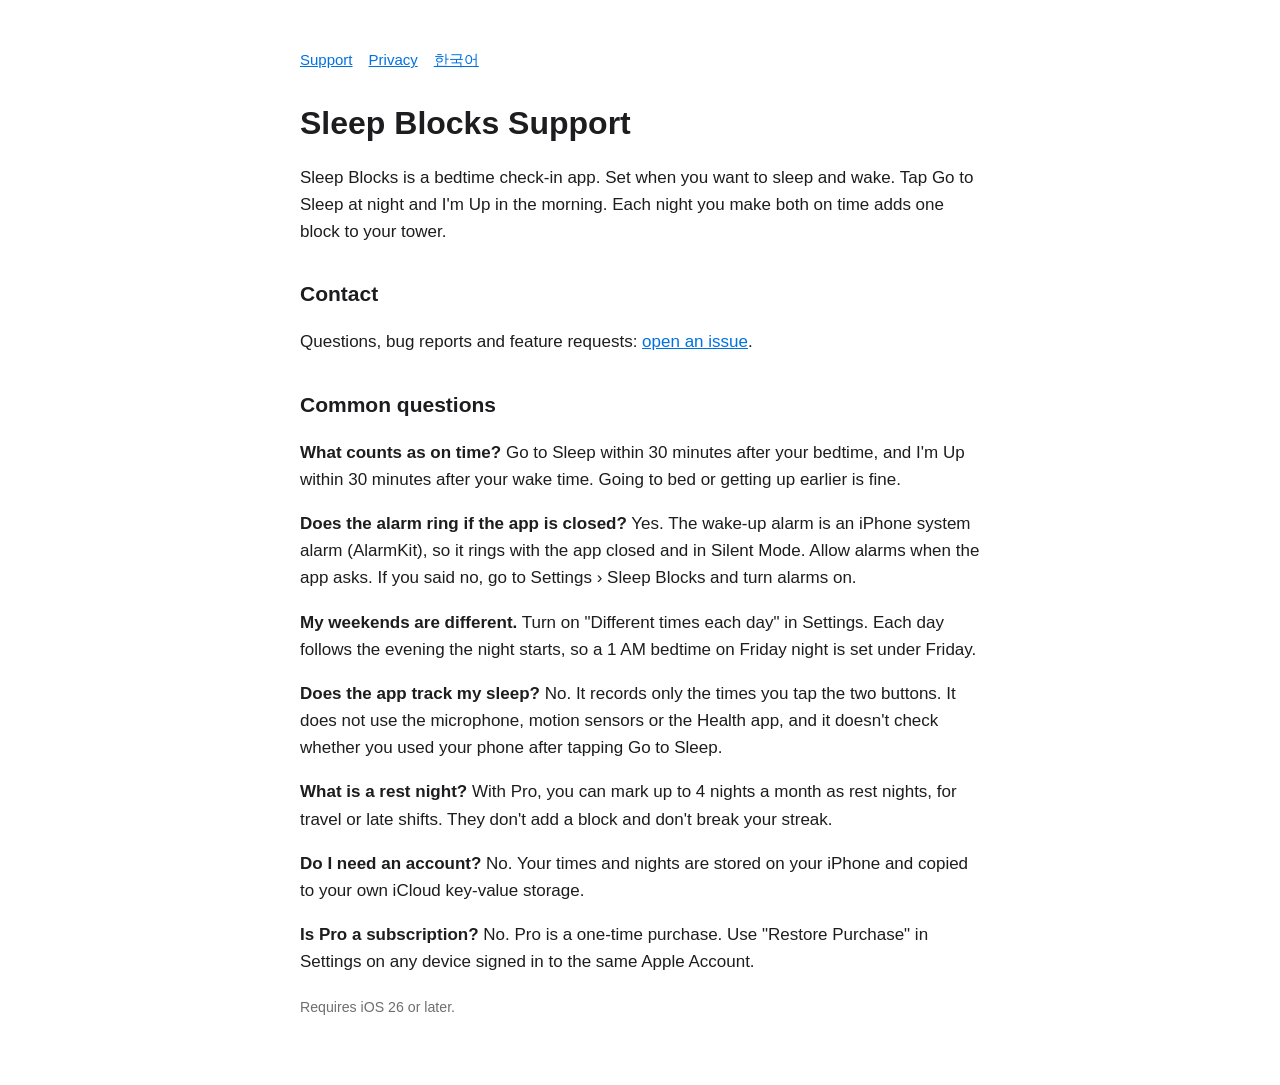
<file: index.html>
<!doctype html><html lang="en"><head><meta charset="utf-8"><meta name="viewport" content="width=device-width,initial-scale=1"><title>Sleep Blocks Support</title><link rel="stylesheet" href="style.css"></head><body><main>
<nav><a href="./">Support</a><a href="privacy.html">Privacy</a><a href="ko.html">한국어</a></nav>
<h1>Sleep Blocks Support</h1>
<p>Sleep Blocks is a bedtime check-in app. Set when you want to sleep and wake. Tap Go to Sleep at night and I'm Up in the morning. Each night you make both on time adds one block to your tower.</p>
<h2>Contact</h2>
<p>Questions, bug reports and feature requests: <a href="https://github.com/Rookie0031/sleep-blocks/issues">open an issue</a>.</p>
<h2>Common questions</h2>
<p><b>What counts as on time?</b> Go to Sleep within 30 minutes after your bedtime, and I'm Up within 30 minutes after your wake time. Going to bed or getting up earlier is fine.</p>
<p><b>Does the alarm ring if the app is closed?</b> Yes. The wake-up alarm is an iPhone system alarm (AlarmKit), so it rings with the app closed and in Silent Mode. Allow alarms when the app asks. If you said no, go to Settings › Sleep Blocks and turn alarms on.</p>
<p><b>My weekends are different.</b> Turn on "Different times each day" in Settings. Each day follows the evening the night starts, so a 1 AM bedtime on Friday night is set under Friday.</p>
<p><b>Does the app track my sleep?</b> No. It records only the times you tap the two buttons. It does not use the microphone, motion sensors or the Health app, and it doesn't check whether you used your phone after tapping Go to Sleep.</p>
<p><b>What is a rest night?</b> With Pro, you can mark up to 4 nights a month as rest nights, for travel or late shifts. They don't add a block and don't break your streak.</p>
<p><b>Do I need an account?</b> No. Your times and nights are stored on your iPhone and copied to your own iCloud key-value storage.</p>
<p><b>Is Pro a subscription?</b> No. Pro is a one-time purchase. Use "Restore Purchase" in Settings on any device signed in to the same Apple Account.</p>
<p class="muted"><small>Requires iOS 26 or later.</small></p>
</main></body></html>
</file>
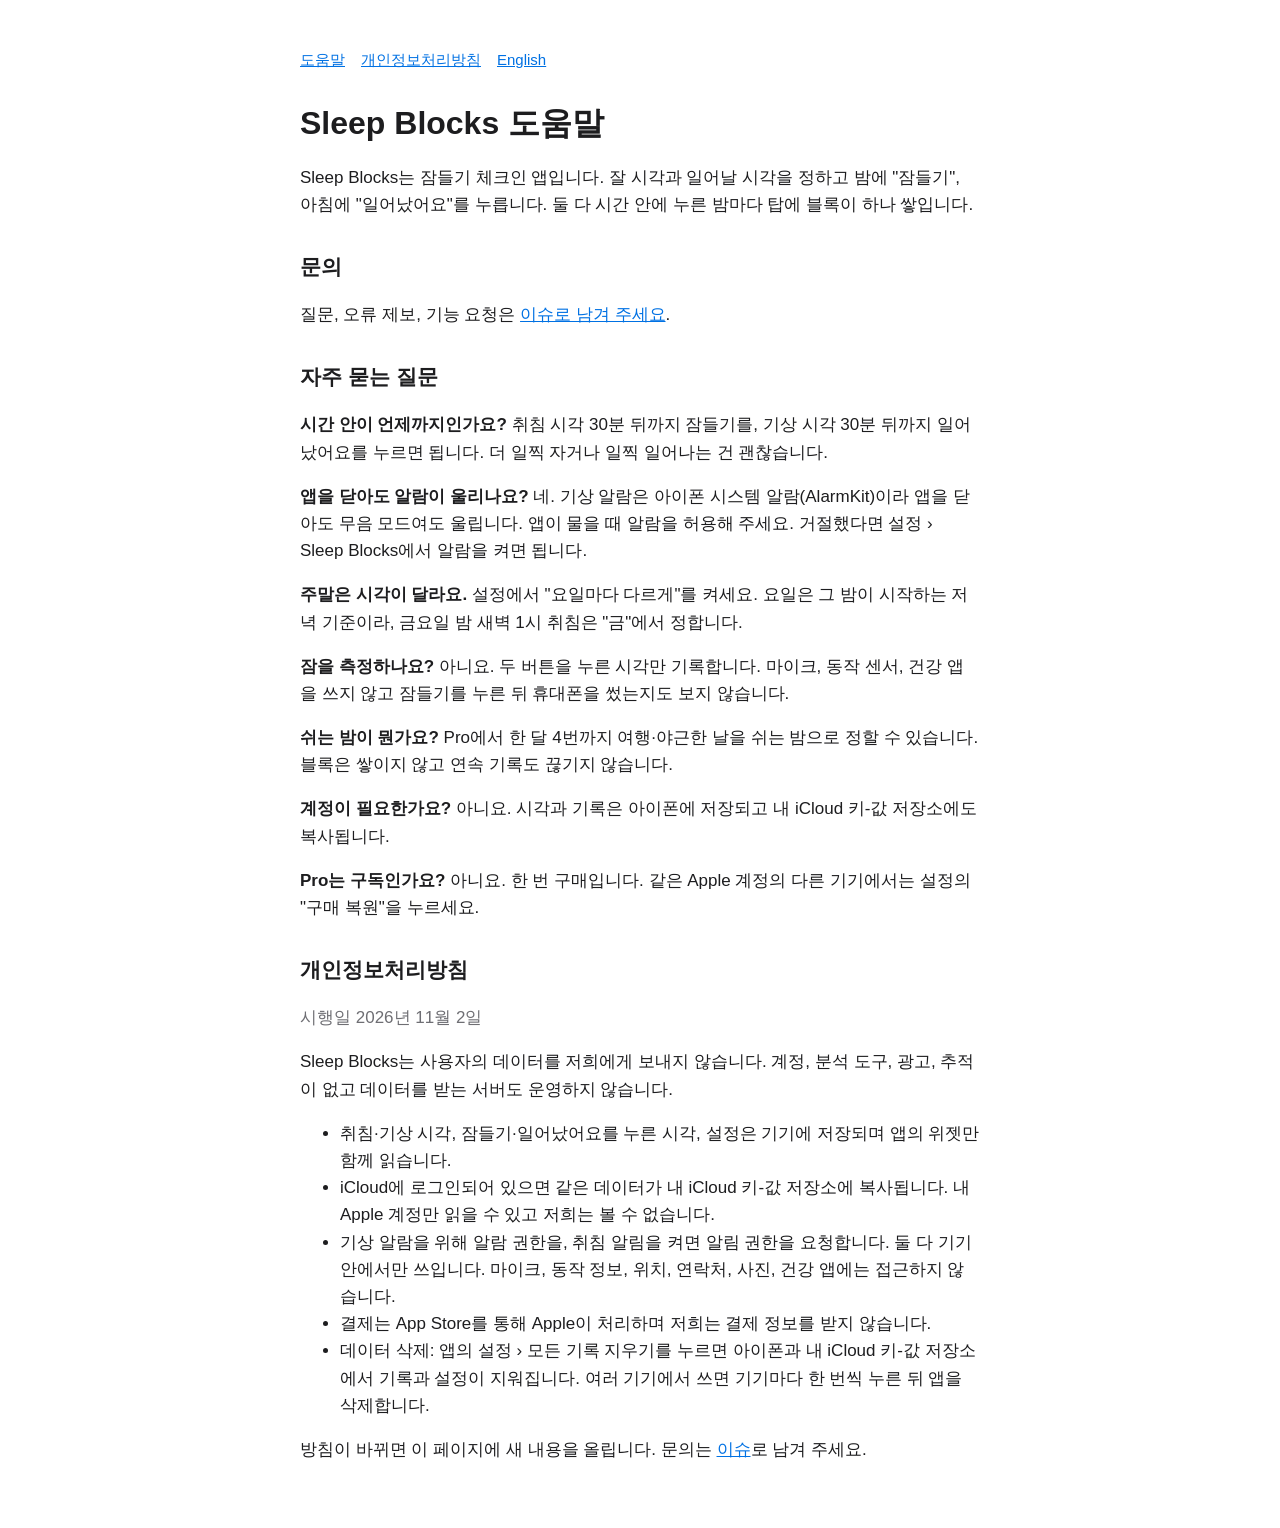
<file: ko.html>
<!doctype html><html lang="ko"><head><meta charset="utf-8"><meta name="viewport" content="width=device-width,initial-scale=1"><title>Sleep Blocks 도움말</title><link rel="stylesheet" href="style.css"></head><body><main>
<nav><a href="ko.html">도움말</a><a href="#privacy">개인정보처리방침</a><a href="./">English</a></nav>
<h1>Sleep Blocks 도움말</h1>
<p>Sleep Blocks는 잠들기 체크인 앱입니다. 잘 시각과 일어날 시각을 정하고 밤에 "잠들기", 아침에 "일어났어요"를 누릅니다. 둘 다 시간 안에 누른 밤마다 탑에 블록이 하나 쌓입니다.</p>
<h2>문의</h2>
<p>질문, 오류 제보, 기능 요청은 <a href="https://github.com/Rookie0031/sleep-blocks/issues">이슈로 남겨 주세요</a>.</p>
<h2>자주 묻는 질문</h2>
<p><b>시간 안이 언제까지인가요?</b> 취침 시각 30분 뒤까지 잠들기를, 기상 시각 30분 뒤까지 일어났어요를 누르면 됩니다. 더 일찍 자거나 일찍 일어나는 건 괜찮습니다.</p>
<p><b>앱을 닫아도 알람이 울리나요?</b> 네. 기상 알람은 아이폰 시스템 알람(AlarmKit)이라 앱을 닫아도 무음 모드여도 울립니다. 앱이 물을 때 알람을 허용해 주세요. 거절했다면 설정 › Sleep Blocks에서 알람을 켜면 됩니다.</p>
<p><b>주말은 시각이 달라요.</b> 설정에서 "요일마다 다르게"를 켜세요. 요일은 그 밤이 시작하는 저녁 기준이라, 금요일 밤 새벽 1시 취침은 "금"에서 정합니다.</p>
<p><b>잠을 측정하나요?</b> 아니요. 두 버튼을 누른 시각만 기록합니다. 마이크, 동작 센서, 건강 앱을 쓰지 않고 잠들기를 누른 뒤 휴대폰을 썼는지도 보지 않습니다.</p>
<p><b>쉬는 밤이 뭔가요?</b> Pro에서 한 달 4번까지 여행·야근한 날을 쉬는 밤으로 정할 수 있습니다. 블록은 쌓이지 않고 연속 기록도 끊기지 않습니다.</p>
<p><b>계정이 필요한가요?</b> 아니요. 시각과 기록은 아이폰에 저장되고 내 iCloud 키-값 저장소에도 복사됩니다.</p>
<p><b>Pro는 구독인가요?</b> 아니요. 한 번 구매입니다. 같은 Apple 계정의 다른 기기에서는 설정의 "구매 복원"을 누르세요.</p>
<h2 id="privacy">개인정보처리방침</h2>
<p class="muted">시행일 2026년 11월 2일</p>
<p>Sleep Blocks는 사용자의 데이터를 저희에게 보내지 않습니다. 계정, 분석 도구, 광고, 추적이 없고 데이터를 받는 서버도 운영하지 않습니다.</p>
<ul><li>취침·기상 시각, 잠들기·일어났어요를 누른 시각, 설정은 기기에 저장되며 앱의 위젯만 함께 읽습니다.</li>
<li>iCloud에 로그인되어 있으면 같은 데이터가 내 iCloud 키-값 저장소에 복사됩니다. 내 Apple 계정만 읽을 수 있고 저희는 볼 수 없습니다.</li>
<li>기상 알람을 위해 알람 권한을, 취침 알림을 켜면 알림 권한을 요청합니다. 둘 다 기기 안에서만 쓰입니다. 마이크, 동작 정보, 위치, 연락처, 사진, 건강 앱에는 접근하지 않습니다.</li>
<li>결제는 App Store를 통해 Apple이 처리하며 저희는 결제 정보를 받지 않습니다.</li>
<li>데이터 삭제: 앱의 설정 › 모든 기록 지우기를 누르면 아이폰과 내 iCloud 키-값 저장소에서 기록과 설정이 지워집니다. 여러 기기에서 쓰면 기기마다 한 번씩 누른 뒤 앱을 삭제합니다.</li></ul>
<p>방침이 바뀌면 이 페이지에 새 내용을 올립니다. 문의는 <a href="https://github.com/Rookie0031/sleep-blocks/issues">이슈</a>로 남겨 주세요.</p>
</main></body></html>
</file>
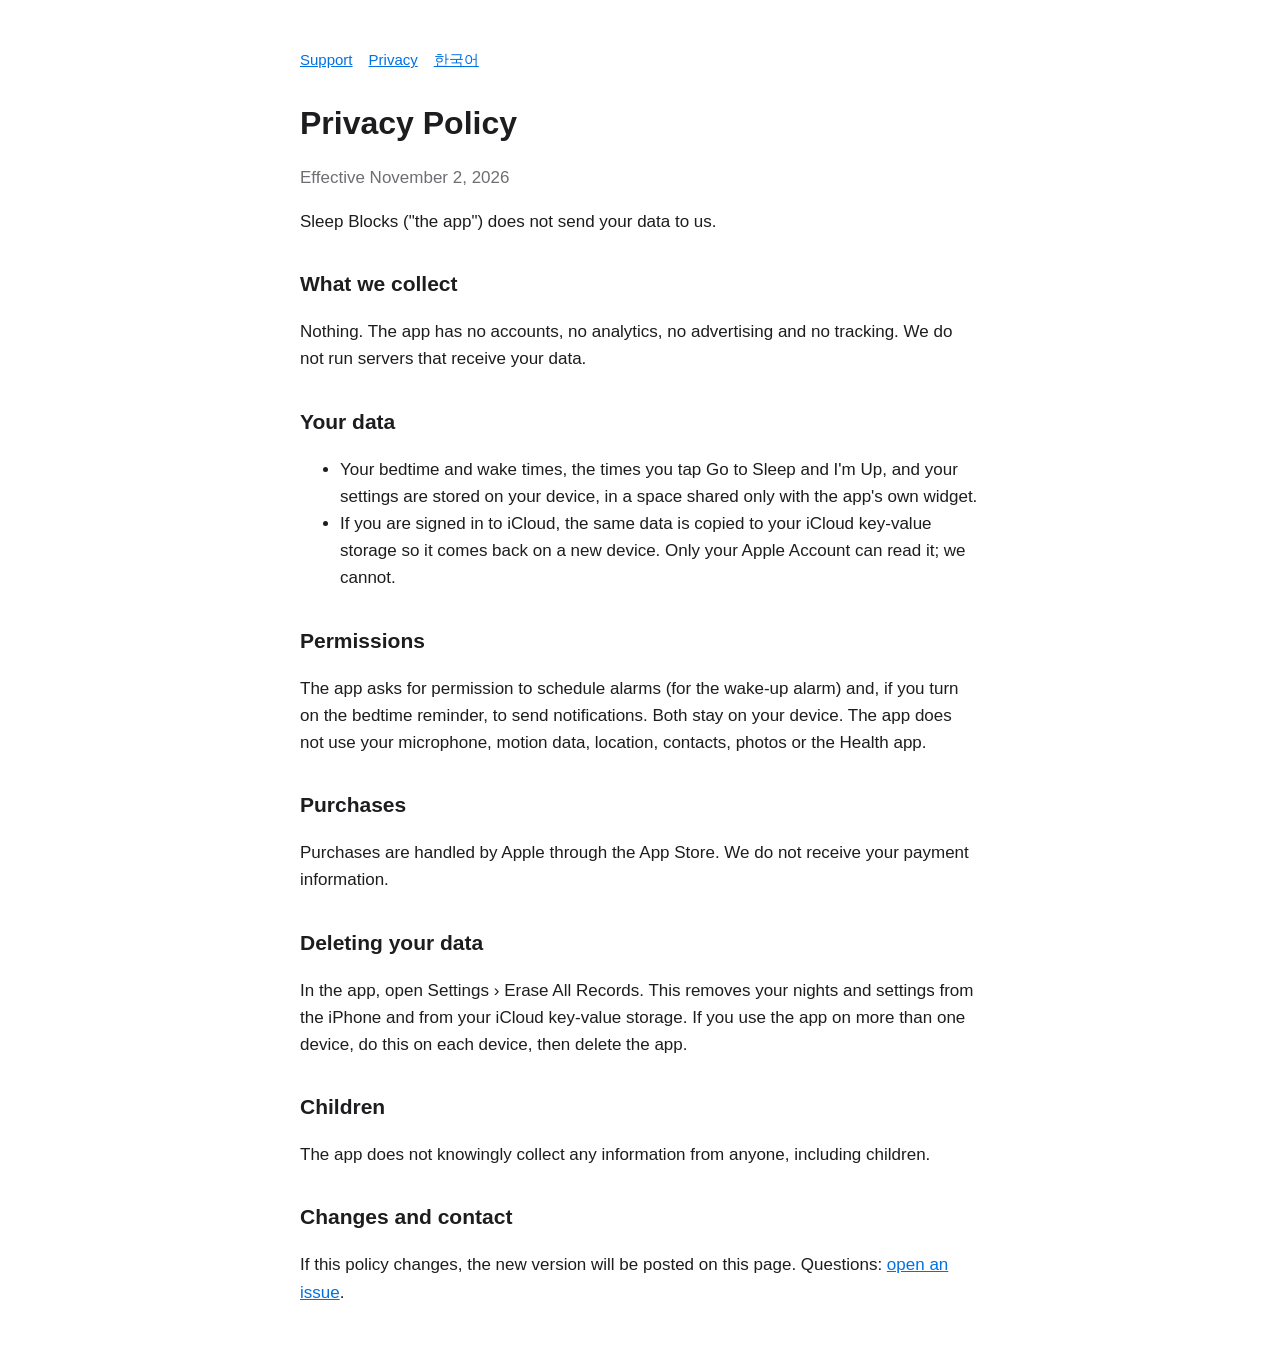
<file: privacy.html>
<!doctype html><html lang="en"><head><meta charset="utf-8"><meta name="viewport" content="width=device-width,initial-scale=1"><title>Sleep Blocks Privacy Policy</title><link rel="stylesheet" href="style.css"></head><body><main>
<nav><a href="./">Support</a><a href="privacy.html">Privacy</a><a href="ko.html">한국어</a></nav>
<h1>Privacy Policy</h1>
<p class="muted">Effective November 2, 2026</p>
<p>Sleep Blocks ("the app") does not send your data to us.</p>
<h2>What we collect</h2>
<p>Nothing. The app has no accounts, no analytics, no advertising and no tracking. We do not run servers that receive your data.</p>
<h2>Your data</h2>
<ul><li>Your bedtime and wake times, the times you tap Go to Sleep and I'm Up, and your settings are stored on your device, in a space shared only with the app's own widget.</li>
<li>If you are signed in to iCloud, the same data is copied to your iCloud key-value storage so it comes back on a new device. Only your Apple Account can read it; we cannot.</li></ul>
<h2>Permissions</h2>
<p>The app asks for permission to schedule alarms (for the wake-up alarm) and, if you turn on the bedtime reminder, to send notifications. Both stay on your device. The app does not use your microphone, motion data, location, contacts, photos or the Health app.</p>
<h2>Purchases</h2>
<p>Purchases are handled by Apple through the App Store. We do not receive your payment information.</p>
<h2>Deleting your data</h2>
<p>In the app, open Settings › Erase All Records. This removes your nights and settings from the iPhone and from your iCloud key-value storage. If you use the app on more than one device, do this on each device, then delete the app.</p>
<h2>Children</h2>
<p>The app does not knowingly collect any information from anyone, including children.</p>
<h2>Changes and contact</h2>
<p>If this policy changes, the new version will be posted on this page. Questions: <a href="https://github.com/Rookie0031/sleep-blocks/issues">open an issue</a>.</p>
</main></body></html>
</file>
<file: style.css>
:root{color-scheme:light dark;--fg:#1d1d1f;--muted:#6e6e73;--bg:#fff;--accent:#0071e3}
@media (prefers-color-scheme:dark){:root{--fg:#f5f5f7;--muted:#a1a1a6;--bg:#000;--accent:#2997ff}}
body{margin:0;background:var(--bg);color:var(--fg);font:17px/1.6 -apple-system,BlinkMacSystemFont,"Apple SD Gothic Neo",sans-serif}
main{max-width:680px;margin:0 auto;padding:48px 16px}
h1{font-size:32px;line-height:1.2}h2{font-size:21px;margin-top:32px}
p,li{color:var(--fg)}small,.muted{color:var(--muted)}a{color:var(--accent)}
nav{display:flex;gap:16px;font-size:15px;margin-bottom:32px}
</file>
